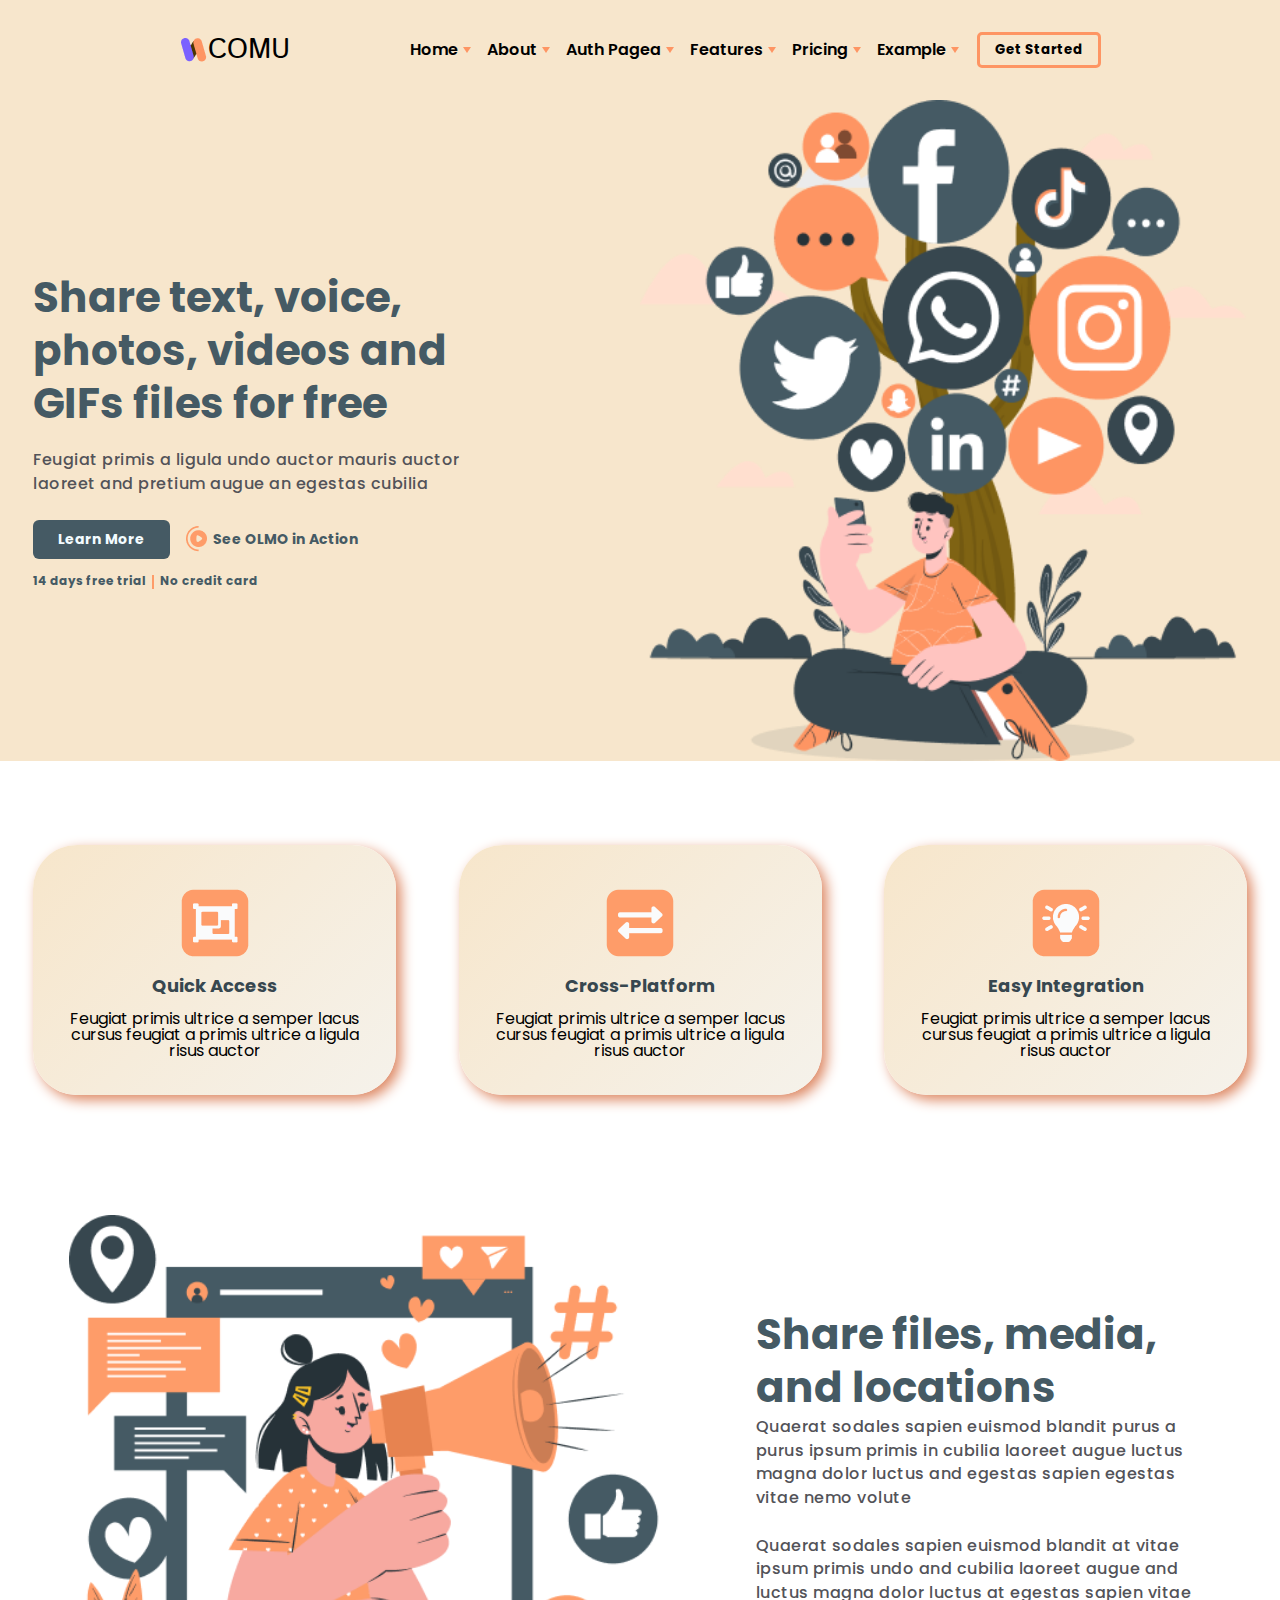
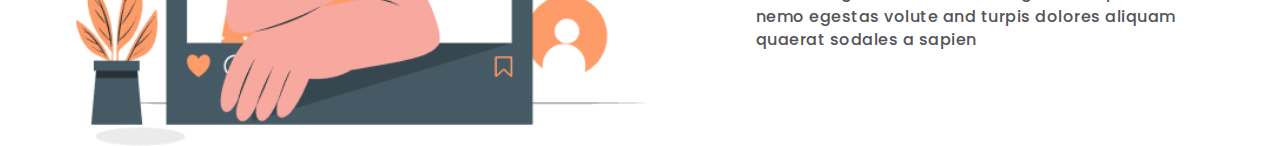
<file: index.html>
<!DOCTYPE html>
<html lang="en">

<head>
    <meta charset="UTF-8">
    <meta name="viewport" content="width=device-width, initial-scale=1.0">
    <link rel="stylesheet" href="style/style.css">
    <link rel="preconnect" href="https://fonts.googleapis.com">
    <link rel="preconnect" href="https://fonts.gstatic.com" crossorigin>
    <link
        href="https://fonts.googleapis.com/css2?family=Istok+Web:wght@700&family=Poppins:wght@400;500;700&display=swap"
        rel="stylesheet">
    <title>COMU</title>
</head>

<body>
    <header class="header">
        <div class="logo header__logo">
            <img class="header__logo-img" src="images/logo.png" alt="">
            <span class="logo__text">COMU</span>
        </div>

        <nav class="nav">
            <a class="link" href="#">Home</a>
            <a class="link" href="#about">About </a>
            <a class="link" href="#">Auth Pagea</a>
            <a class="link" href="#">Features</a>
            <a class="link" href="#">Pricing</a>
            <a class="link" href="example/position.html">Example</a>
        </nav>

        <button class="button header__button">Get Started</button>

    </header>

    <section class="home">
        <div class="home__container container">
            <div class="home__content">
                <h2 class="home__title title">
                    Share text, voice, photos, videos and GIFs files for free
                </h2>
                <p class="home__text">
                    Feugiat primis a ligula undo auctor mauris auctor laoreet and pretium augue an egestas cubilia
                </p>
                <div class="home__buttons">
                    <button class="home__button">Learn More</button>
                    <button class="icon-button"><img class="icon-button__img" src="images/icon-video.png" alt="">See
                        OLMO in Action</button>
                </div>
                <div class="home__info">
                    <p>14 days free trial</p>
                    <div class="vert-line"></div>
                    <p>No credit card</p>
                </div>
            </div>
            <img class="home__img" src="images/home.png" alt="home">
        </div>
    </section>

    <section class="features container">
        <div class="features__item">
            <img class="features__img" src="images/icon1.png" alt="">
            <h3 class="features__title">Quick Access</h3>
            <p class="features__text">Feugiat primis ultrice a semper lacus cursus feugiat a primis ultrice a ligula
                risus auctor </p>
        </div>
        <div class="features__item">
            <img class="features__img" src="images/icon2.png" alt="">
            <h3 class="features__title">Cross-Platform</h3>
            <p class="features__text">Feugiat primis ultrice a semper lacus cursus feugiat a primis ultrice a ligula
                risus auctor </p>
        </div>
        <div class="features__item">
            <img class="features__img" src="images/icon3.png" alt="">
            <h3 class="features__title">Easy Integration</h3>
            <p class="features__text">Feugiat primis ultrice a semper lacus cursus feugiat a primis ultrice a ligula
                risus auctor </p>
        </div>
    </section>

    <section class="about container">
        <img class="about__img" src="images/person.png" alt="">
        <div class="about__content">
            <h3 class="about__title">Share files, media, and locations</h3>
            <p class="about__text">Quaerat sodales sapien euismod blandit purus a purus ipsum primis in cubilia laoreet
                augue luctus magna dolor luctus and egestas sapien egestas vitae nemo volute <br> <br>
                Quaerat sodales sapien euismod blandit at vitae ipsum primis undo and cubilia laoreet augue and luctus
                magna dolor luctus at egestas sapien vitae nemo egestas volute and turpis dolores aliquam quaerat
                sodales a sapien
            </p>
        </div>
    </section>

</body>

</html>
</file>
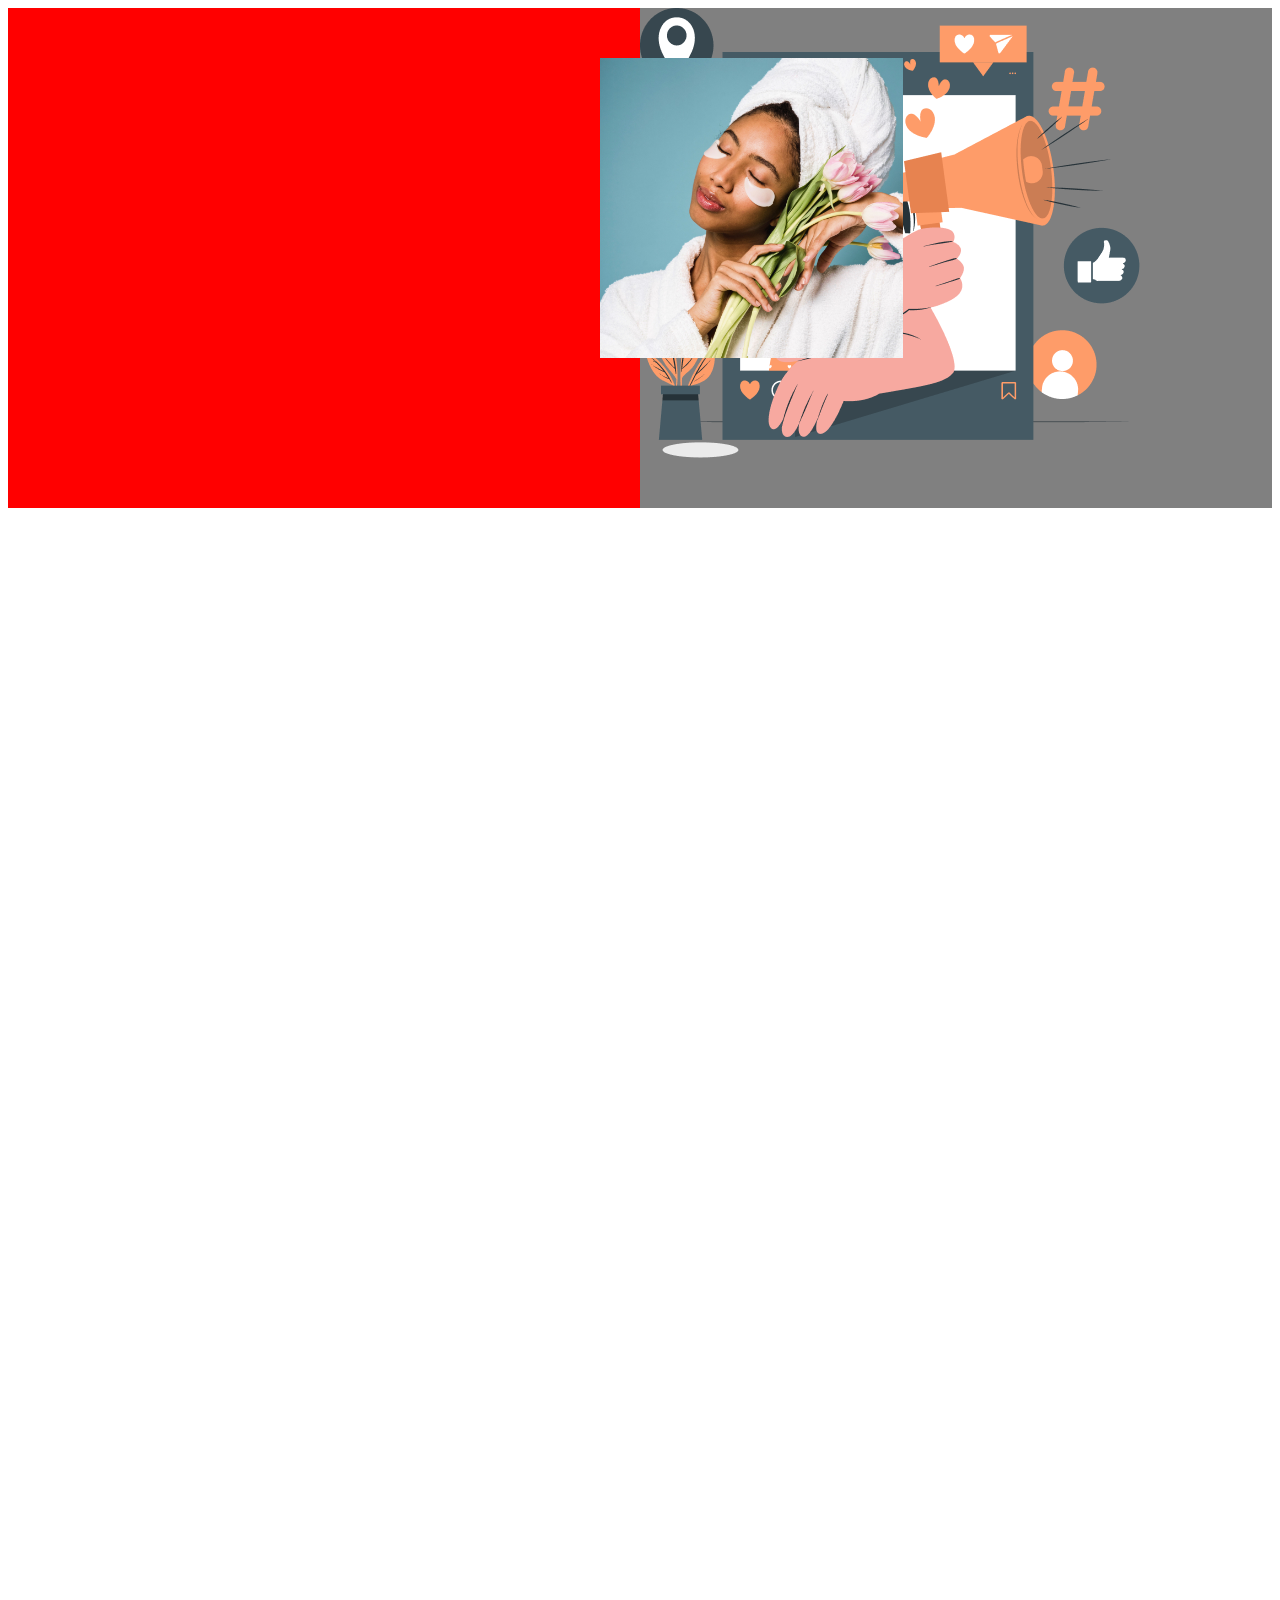
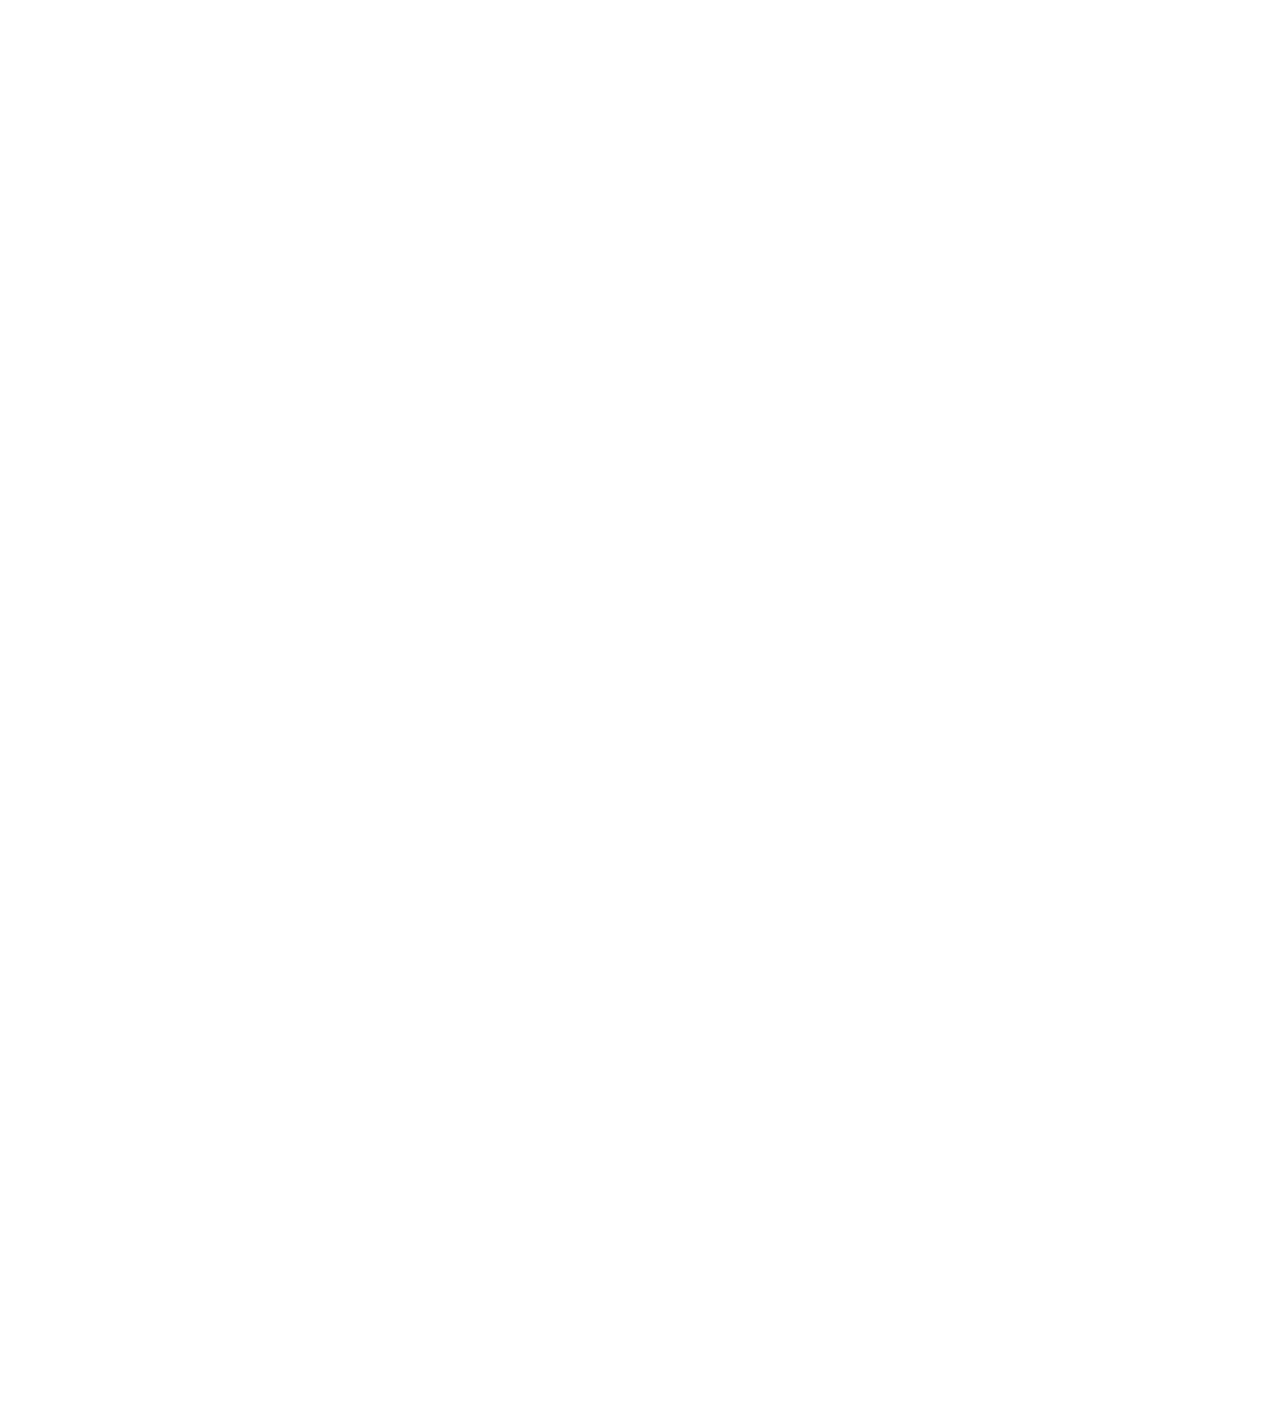
<file: example/position.html>
<!DOCTYPE html>
<html lang="en">
<head>
    <meta charset="UTF-8">
    <meta name="viewport" content="width=device-width, initial-scale=1.0">
    <link rel="stylesheet" href="style.css">
    <title>Document</title>
</head>
<body>
    <section class="position">
        <div class="content"></div>
        <div class="img-container">
            <img class="image" src="image.jpg" alt="">
            <img class="person" src="../images/person.png" alt="">
        </div>
    </section>
</body>
</html>
</file>
<file: style/style.css>
@charset "UTF-8";
html,
body,
div,
span,
applet,
object,
iframe,
h1,
h2,
h3,
h4,
h5,
h6,
p,
blockquote,
pre,
a,
abbr,
acronym,
address,
big,
cite,
code,
del,
dfn,
em,
img,
ins,
kbd,
q,
s,
samp,
small,
strike,
strong,
sub,
sup,
tt,
var,
b,
u,
i,
center,
dl,
dt,
dd,
ol,
ul,
li,
fieldset,
form,
label,
legend,
table,
caption,
tbody,
tfoot,
thead,
tr,
th,
td,
article,
aside,
canvas,
details,
embed,
figure,
figcaption,
footer,
header,
hgroup,
menu,
nav,
output,
ruby,
section,
summary,
time,
mark,
audio,
video {
  margin: 0;
  padding: 0;
  border: 0;
  font-size: 100%;
  font: inherit;
  vertical-align: baseline;
}

article,
aside,
details,
figcaption,
figure,
footer,
header,
hgroup,
menu,
nav,
section {
  display: block;
}

html {
  height: 100%;
}

body {
  line-height: 1;
}

ol,
ul {
  list-style: none;
}

blockquote,
q {
  quotes: none;
}

blockquote:before,
blockquote:after,
q:before,
q:after {
  content: "";
  content: none;
}

table {
  border-collapse: collapse;
  border-spacing: 0;
}

* {
  box-sizing: border-box;
}

button, input, optgroup, select, textarea {
  font-family: inherit;
}

.container {
  width: 100%;
  max-width: 1214px;
  margin: 0 auto;
}

.nav {
  /* margin: 0 auto; */
  display: flex;
  gap: 16px;
}

.button {
  padding: 5px 15px;
  background-color: transparent;
  border: 3px solid #FE9563;
  border-radius: 5px;
  font-weight: 700;
  cursor: pointer;
  transition: 0.15s;
}
.button:hover {
  color: #6a6767;
}
.button:active {
  transform: scale(0.95);
}

.vert-line {
  width: 2px;
  height: 14px;
  background: #FE9C69;
}

.icon-button {
  display: flex;
  align-items: center;
  gap: 6px;
  border: none;
  background-color: transparent;
  color: #455A64;
  font-size: 14px;
  font-weight: 700;
}

.icon-button:hover .icon-button__img {
  animation: rotate 2s linear infinite;
}

@keyframes rotate {
  from {
    transform: rotate(360deg) scale(3);
  }
  to {
    transform: rotate(0) scale(3);
  }
}
.home {
  margin-top: 100px;
  background: #F7E6CC;
}
.home__container {
  display: flex;
  align-items: center;
  justify-content: space-between;
}
.home__content {
  width: 450px;
}
.home__title {
  margin-bottom: 17px;
  color: #455A64;
  font-size: 42px;
  font-weight: 700;
  line-height: 126%;
}
.home__text {
  margin-bottom: 25px;
  color: #535359;
  font-size: 16px;
  font-weight: 500;
  line-height: 146%;
  letter-spacing: 0.5px;
}
.home__buttons {
  display: flex;
  gap: 10px;
  margin-bottom: 16px;
}
.home__button {
  padding: 9px 25px;
  border: none;
  border-radius: 6px;
  font-size: 14px;
  font-weight: 700;
  background: #455A64;
  color: #F3FCFF;
  cursor: pointer;
  transition: 0.15s;
}
.home__button:active {
  transform: scale(0.9);
}
.home__button:hover {
  background-color: #576a72;
}
.home__info {
  display: flex;
  gap: 6px;
  color: #455A64;
  font-size: 12px;
  font-weight: 700;
}
.home__img {
  width: 50%;
  height: auto;
}

.header {
  position: fixed;
  top: 0;
  z-index: 10;
  /* меняет поведение дочерних элементов, по умолчанию ставит всё в одну строчку */
  display: flex;
  justify-content: center;
  align-items: center;
  flex-wrap: wrap;
  width: 100%;
  height: 100px;
  background-color: #F7E6CC;
}
.header__logo {
  margin-right: 120px;
}
.header__button {
  margin-left: 18px;
}

.logo {
  /* внешний отступ */
  display: flex;
  align-items: center;
}
.logo__text {
  font-size: 28px;
  font-family: "Istok Web", sans-serif;
}

.link {
  align-items: center;
  display: flex;
  gap: 5px;
  color: #000;
  text-decoration: none;
  font-weight: 600;
}
.link::after {
  content: "";
  height: 6px;
  width: 6px;
  border-top: 6px solid #FE9563;
  border-left: 4px solid transparent;
  border-right: 4px solid transparent;
  box-sizing: border-box;
  transition: 0.15s;
}
.link:hover::after {
  transform: rotate(180deg);
}

.about {
  display: flex;
  justify-content: center;
  align-items: center;
  gap: 80px;
}

.about__content {
  width: 456px;
}

.about__title {
  color: #455A64;
  font-size: 42px;
  font-weight: 700;
  line-height: 126%;
}

.about__text {
  color: #535359;
  font-size: 16px;
  font-weight: 500;
  line-height: 148.2%;
  letter-spacing: 0.5px;
}

.about__img {
  width: 50%;
  height: auto;
}

.features {
  display: flex;
  justify-content: space-between;
  padding: 84px 0 120px 0;
}

.features__item {
  display: flex;
  gap: 16px;
  flex-direction: column;
  align-items: center;
  width: 363px;
  height: 250px;
  padding: 40px 34px;
  border-radius: 44px;
  background: linear-gradient(314deg, #F5F2EB 0%, #F7E6CB 100%);
  box-shadow: 5px 5px 13px 0px #DD8762;
}

.features__img {
  height: 76px;
}

.features__title {
  color: #37474F;
  font-size: 18px;
  font-weight: 700;
}

.features__text {
  text-align: center;
}

body {
  font-family: "Poppins", sans-serif;
}

@media (max-width: 1100px) {
  .features {
    flex-wrap: wrap;
    justify-content: center;
    gap: 20px;
  }
}
@media (max-width: 700px) {
  .header__logo {
    margin-right: 0;
  }
  .header__button {
    margin-left: 0;
  }
  .home__img {
    display: none;
  }
  .container {
    padding: 0 10px;
  }
  .features {
    padding: 40px 10px;
  }
  .about__img {
    display: none;
  }
}
@media (max-width: 600px) {
  .header {
    gap: 20px;
  }
  .nav {
    display: none;
  }
  .features__item {
    width: auto;
  }
}/*# sourceMappingURL=style.css.map */
</file>
<file: example/style.css>
.position {
    display: flex;
    height: 3000px;
}

.content {
    width: 50%;
    height: 500px;
    background-color: red;
}

.img-container {
    position: relative;
    width: 50%;
    height: 500px;
    background-color: grey;
}

.image {
    position: absolute;
    left: -40px;
    top: 50px;
    height: 300px;
    z-index: 1;
}
</file>
